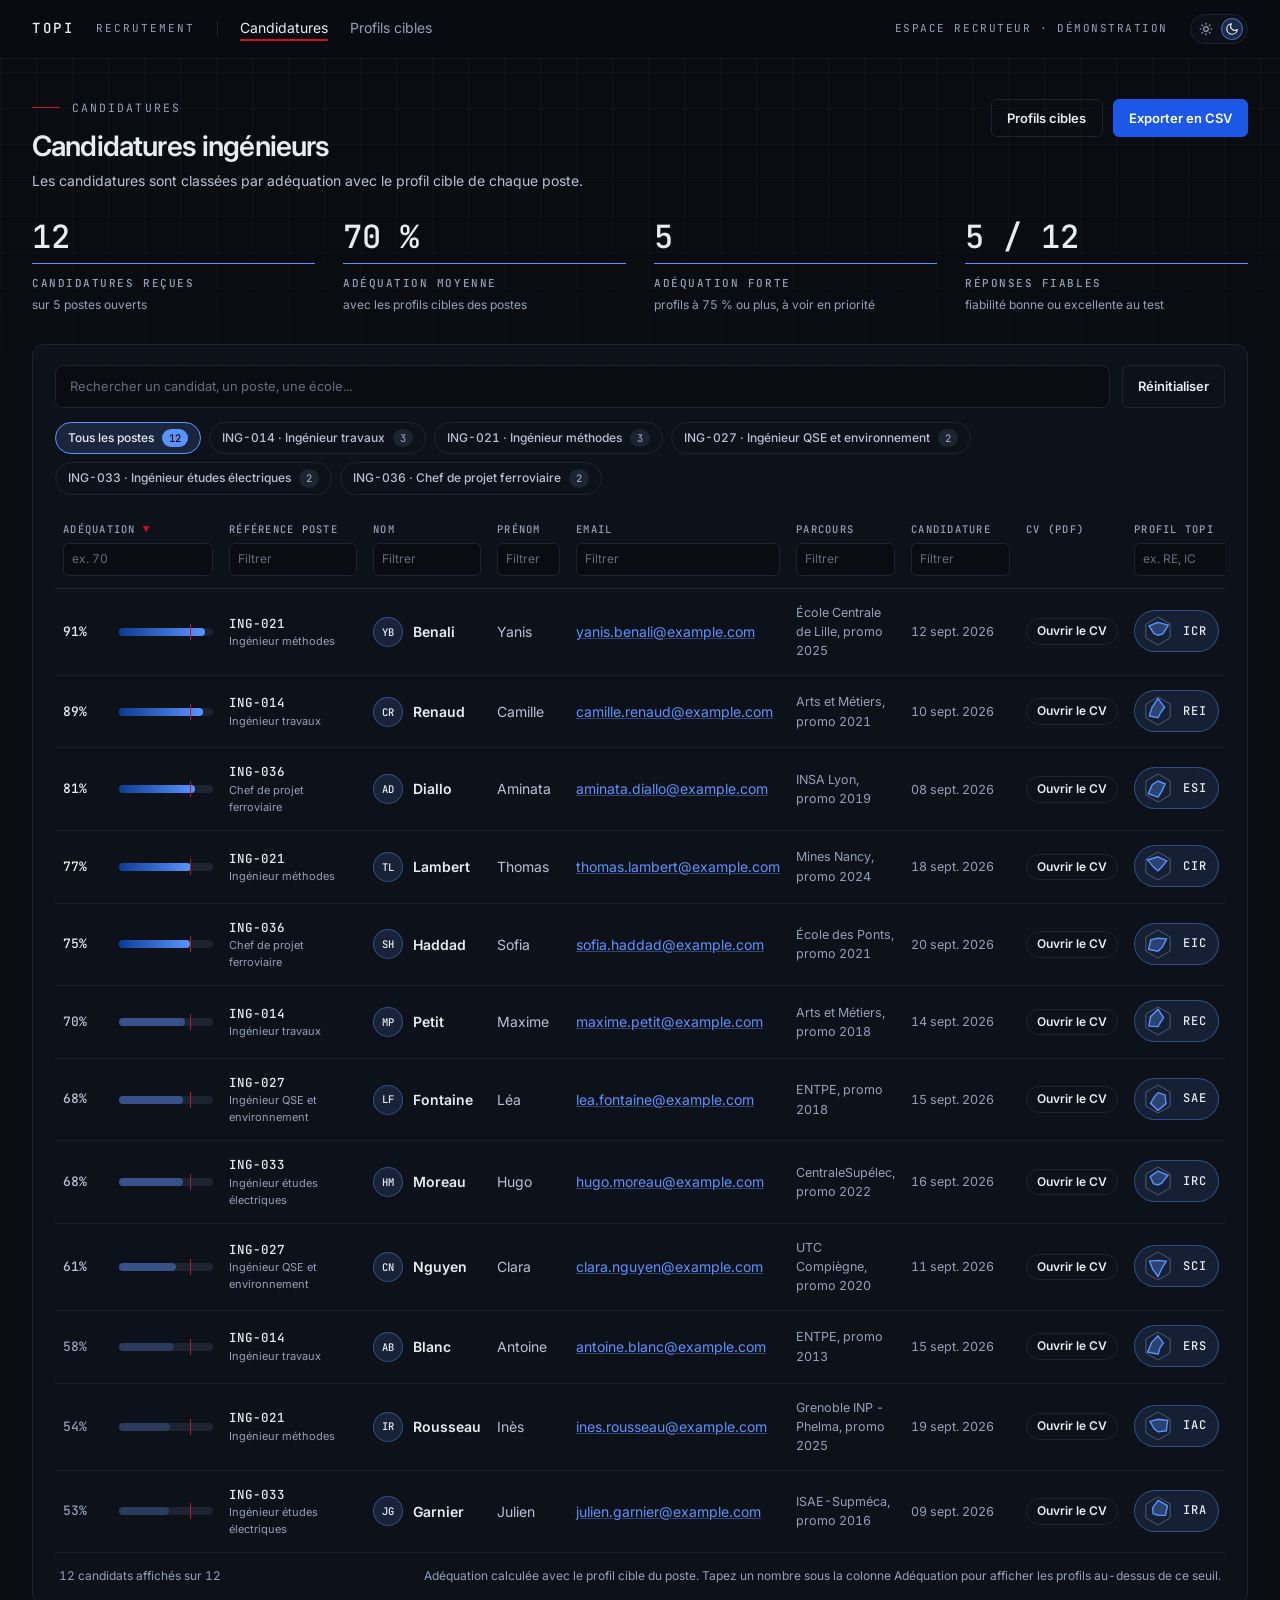
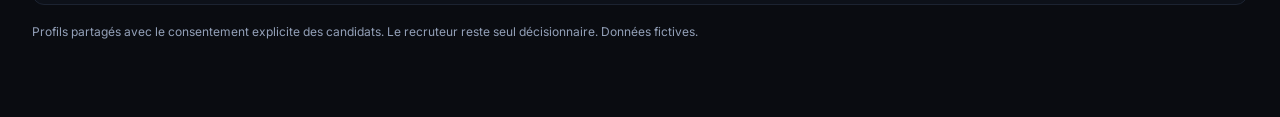
<file: index.html>
<!doctype html>
<html lang="fr">
<head>
<meta charset="utf-8">
<meta name="viewport" content="width=device-width, initial-scale=1">
<meta name="robots" content="noindex, nofollow">
<title>Candidatures ingénieurs · TOPI Recrutement</title>
<link href="https://fonts.googleapis.com/css2?family=Inter:wght@400;500;600;700&family=JetBrains+Mono:wght@400;500&display=swap" rel="stylesheet">
<link rel="icon" href="favicon-32x32.png" sizes="32x32" type="image/png">
<link rel="icon" href="favicon-192x192.png" sizes="192x192" type="image/png">
<script>(function(){var k="topi-demo-theme",q=new URLSearchParams(location.search).get("theme"),t=null;try{if(q==="light"||q==="dark")localStorage.setItem(k,q);t=localStorage.getItem(k);}catch(e){}if(q==="light"||q==="dark")t=q;if(t==="light")document.documentElement.setAttribute("data-theme","light");})();</script>
<link rel="stylesheet" href="style.css?v=20261014c">
</head>
<body>
<header class="topbar">
  <a class="logo" href="index.html">TOPI</a>
  <span class="prod">Recrutement</span>
  <span class="sep"></span>
  <nav><a href="index.html" class="on">Candidatures</a><a href="cibles.html">Profils cibles</a></nav>
  <div class="right">Espace recruteur · démonstration</div>
  <button class="theme-toggle" type="button" role="switch" aria-checked="false" aria-label="Thème sombre activé. Passer au thème clair" title="Thème sombre activé. Passer au thème clair"><span class="tt-knob"></span><span class="tt-ic tt-sun"><svg viewBox="0 0 24 24" width="14" height="14" fill="none" stroke="currentColor" stroke-width="2" stroke-linecap="round" aria-hidden="true"><circle cx="12" cy="12" r="4"/><path d="M12 2v2M12 20v2M4.9 4.9l1.4 1.4M17.7 17.7l1.4 1.4M2 12h2M20 12h2M4.9 19.1l1.4-1.4M17.7 6.3l1.4-1.4"/></svg></span><span class="tt-ic tt-moon"><svg viewBox="0 0 24 24" width="14" height="14" fill="none" stroke="currentColor" stroke-width="2" stroke-linecap="round" stroke-linejoin="round" aria-hidden="true"><path d="M21 12.8A9 9 0 1 1 11.2 3a7 7 0 0 0 9.8 9.8z"/></svg></span></button>
</header>
<main class="wide">
  <div class="pagehead">
    <div>
      <div class="eyebrow"><span class="rule"></span>Candidatures</div>
      <h1>Candidatures ingénieurs</h1>
      <p class="sub">Les candidatures sont classées par adéquation avec le profil cible de chaque poste.</p>
    </div>
    <div class="actions2">
      <a class="btn" href="cibles.html">Profils cibles</a>
      <button class="btn primary" id="export">Exporter en CSV</button>
    </div>
  </div>

  <div class="kpis" id="kpis"></div>

  <div class="card list">
    <div class="toolbar2">
      <div class="search"><input id="q" type="search" placeholder="Rechercher un candidat, un poste, une école..."></div>
      <button class="btn" id="reset">Réinitialiser</button>
    </div>
    <div class="chips2" id="postes"></div>
    <div class="tablewrap">
      <table>
        <thead>
          <tr id="heads"></tr>
          <tr class="filters" id="filters"></tr>
        </thead>
        <tbody id="rows"></tbody>
      </table>
    </div>
    <div class="empty" id="empty">Aucun candidat ne correspond aux filtres.</div>
    <div class="tfoot"><span id="count"></span><span>Adéquation calculée avec le profil cible du poste. Tapez un nombre sous la colonne Adéquation pour afficher les profils au-dessus de ce seuil.</span></div>
  </div>
  <p class="foot">Profils partagés avec le consentement explicite des candidats. Le recruteur reste seul décisionnaire. Données fictives.</p>
</main>
<script src="data.js?v=20261014c"></script>
<script src="defs.js?v=20261014c"></script>
<script src="scoring.js?v=20261014c"></script>
<script>
const fmtDate = iso => new Date(iso).toLocaleDateString("fr-FR", { day: "2-digit", month: "short", year: "numeric" });
const norm = s => String(s).toLowerCase().normalize("NFD").replace(/[̀-ͯ]/g, "");
const tri = c => Object.entries(c.riasec).sort((a, b) => b[1] - a[1]).slice(0, 3).map(e => e[0]).join("");
let ADQ = {};

function mini(c) {
  const order = ["R", "I", "A", "S", "E", "C"], cx = 17, cy = 17, R = 14;
  const pt = (i, r) => { const a = (-90 + i * 60) * Math.PI / 180; return [cx + r * Math.cos(a), cy + r * Math.sin(a)].join(","); };
  const ring = order.map((k, i) => pt(i, R)).join(" ");
  const data = order.map((k, i) => pt(i, R * c.riasec[k] / 100)).join(" ");
  return `<svg class="mini" viewBox="0 0 34 34" width="34" height="34"><polygon points="${ring}" fill="none" stroke="var(--muted)" stroke-opacity=".45"/><polygon points="${data}" fill="color-mix(in srgb, var(--accent) 30%, transparent)" stroke="var(--accent)" stroke-width="1.4"/></svg>`;
}

const COLS = [
  { key: "adq", label: "Adéquation", filter: c => ADQ[c.id].global, sort: c => ADQ[c.id].global, placeholder: "ex. 70", min: true },
  { key: "ref", label: "Référence poste", filter: c => c.ref + " " + c.poste, sort: c => c.ref },
  { key: "nom", label: "Nom", filter: c => c.nom, sort: c => c.nom },
  { key: "prenom", label: "Prénom", filter: c => c.prenom, sort: c => c.prenom },
  { key: "email", label: "Email", filter: c => c.email, sort: c => c.email },
  { key: "parcours", label: "Parcours", filter: c => c.parcours, sort: c => c.parcours },
  { key: "date", label: "Candidature", filter: c => fmtDate(c.candidature), sort: c => c.candidature },
  { key: "cv", label: "CV (PDF)", nofilter: true, nosort: true },
  { key: "profil", label: "Profil TOPI", filter: c => tri(c), sort: c => tri(c), placeholder: "ex. RE, IC" }
];

let sortKey = "adq", sortDir = -1, poste = "", q = "";
const filters = {};
const heads = document.getElementById("heads"), fil = document.getElementById("filters");

COLS.forEach(col => {
  const th = document.createElement("th");
  th.dataset.key = col.key;
  th.innerHTML = col.label + ' <span class="arrow"></span>';
  if (!col.nosort) {
    th.className = "sortable";
    th.onclick = () => { sortDir = sortKey === col.key ? -sortDir : (col.key === "adq" ? -1 : 1); sortKey = col.key; render(); };
  }
  heads.appendChild(th);
  const td = document.createElement("td");
  if (!col.nofilter) {
    const inp = document.createElement("input");
    inp.placeholder = col.placeholder || "Filtrer";
    inp.oninput = () => { filters[col.key] = norm(inp.value); render(); };
    td.appendChild(inp);
  }
  fil.appendChild(td);
});

document.getElementById("q").oninput = e => { q = norm(e.target.value); render(); };
document.getElementById("reset").onclick = () => {
  Object.keys(filters).forEach(k => delete filters[k]);
  fil.querySelectorAll("input").forEach(i => i.value = "");
  document.getElementById("q").value = ""; q = ""; poste = "";
  sortKey = "adq"; sortDir = -1; render();
};

const postes = [...new Map(CANDIDATS.map(c => [c.ref, c.poste])).entries()].sort();

function renderChips() {
  const el = document.getElementById("postes");
  const n = ref => CANDIDATS.filter(c => !ref || c.ref === ref).length;
  el.innerHTML = [["", "Tous les postes"], ...postes.map(([r, t]) => [r, r + " · " + t])].map(([r, t]) =>
    `<button class="chip2 ${poste === r ? "on" : ""}" data-ref="${r}">${t}<b>${n(r)}</b></button>`).join("");
  el.querySelectorAll("button").forEach(b => b.onclick = () => { poste = b.dataset.ref; render(); });
}

function renderKpis() {
  const vals = CANDIDATS.map(c => ADQ[c.id].global);
  const moy = Math.round(vals.reduce((s, v) => s + v, 0) / vals.length);
  const forts = vals.filter(v => v >= 75).length;
  const fiables = CANDIDATS.filter(c => ["Excellent", "Bon"].includes(c.validite.niveau)).length;
  const items = [
    ["Candidatures reçues", CANDIDATS.length, "sur " + postes.length + " postes ouverts"],
    ["Adéquation moyenne", moy + " %", "avec les profils cibles des postes"],
    ["Adéquation forte", forts, "profils à 75 % ou plus, à voir en priorité"],
    ["Réponses fiables", fiables + " / " + CANDIDATS.length, "fiabilité bonne ou excellente au test"]
  ];
  document.getElementById("kpis").innerHTML = items.map(([t, v, s]) => `<div class="kpi"><div class="kv">${v}</div><div class="kt">${t}</div><div class="ks">${s}</div></div>`).join("");
}

function render() {
  ADQ = Object.fromEntries(CANDIDATS.map(c => [c.id, adqCandidat(c)]));
  let list = CANDIDATS.filter(c => (!poste || c.ref === poste)
    && (!q || norm([c.prenom, c.nom, c.email, c.ref, c.poste, c.parcours].join(" ")).includes(q))
    && COLS.every(col => {
      const f = filters[col.key];
      if (!f) return true;
      if (col.min) { const n = parseFloat(f); return isNaN(n) ? true : col.filter(c) >= n; }
      return norm(col.filter(c)).includes(f);
    }));
  const col = COLS.find(x => x.key === sortKey);
  list = list.slice().sort((a, b) => {
    const x = col.sort(a), y = col.sort(b);
    return (typeof x === "number" ? x - y : String(x).localeCompare(String(y), "fr")) * sortDir;
  });
  heads.querySelectorAll("th").forEach(th => {
    th.querySelector(".arrow").textContent = th.dataset.key === sortKey ? (sortDir === 1 ? "▲" : "▼") : "";
  });
  document.getElementById("rows").innerHTML = list.map(c => {
    const i = CANDIDATS.indexOf(c), a = ADQ[c.id].global;
    const cvUrl = "cv.html?f=" + encodeURIComponent(c.cv) + "&n=" + encodeURIComponent(c.prenom + " " + c.nom);
    return `<tr>
      <td><div class="adq ${niveauAdq(a)}"><b>${a}%</b><span class="abar"><i style="width:${a}%"></i></span></div></td>
      <td class="ref">${c.ref}<small>${c.poste}</small></td>
      <td><div class="who"><span class="av">${c.prenom[0]}${c.nom[0]}</span>${c.nom}</div></td>
      <td>${c.prenom}</td>
      <td><a href="mailto:${c.email}">${c.email}</a></td>
      <td class="muted">${c.parcours}</td>
      <td class="muted nowrap">${fmtDate(c.candidature)}</td>
      <td><a class="pill cv" href="${cvUrl}" target="_blank" rel="noopener">Ouvrir le CV</a></td>
      <td><a class="pill topi" href="profil.html?id=${c.id}" target="_blank" rel="noopener">${mini(c)}<span>${tri(c)}</span></a></td>
    </tr>`;
  }).join("");
  document.getElementById("count").textContent = list.length + " candidat" + (list.length > 1 ? "s" : "") + " affiché" + (list.length > 1 ? "s" : "") + " sur " + CANDIDATS.length;
  document.getElementById("empty").style.display = list.length ? "none" : "block";
  renderChips(); renderKpis();
}

document.getElementById("export").onclick = () => {
  const head = ["Adéquation (%)", "Référence poste", "Poste", "Nom", "Prénom", "Email", "Parcours", "Candidature", "Profil RIASEC", "CV"];
  const rows = CANDIDATS.slice().sort((a, b) => ADQ[b.id].global - ADQ[a.id].global).map(c => [ADQ[c.id].global, c.ref, c.poste, c.nom, c.prenom, c.email, c.parcours, c.candidature, tri(c), c.cv]);
  const csv = [head, ...rows].map(r => r.map(v => '"' + String(v).replace(/"/g, '""') + '"').join(";")).join("\r\n");
  const a = document.createElement("a");
  a.href = URL.createObjectURL(new Blob(["﻿" + csv], { type: "text/csv;charset=utf-8" }));
  a.download = "candidatures-ingenieurs.csv"; a.click();
};

render();
</script>
<script src="theme.js?v=20261014c"></script>
</body>
</html>
</file>
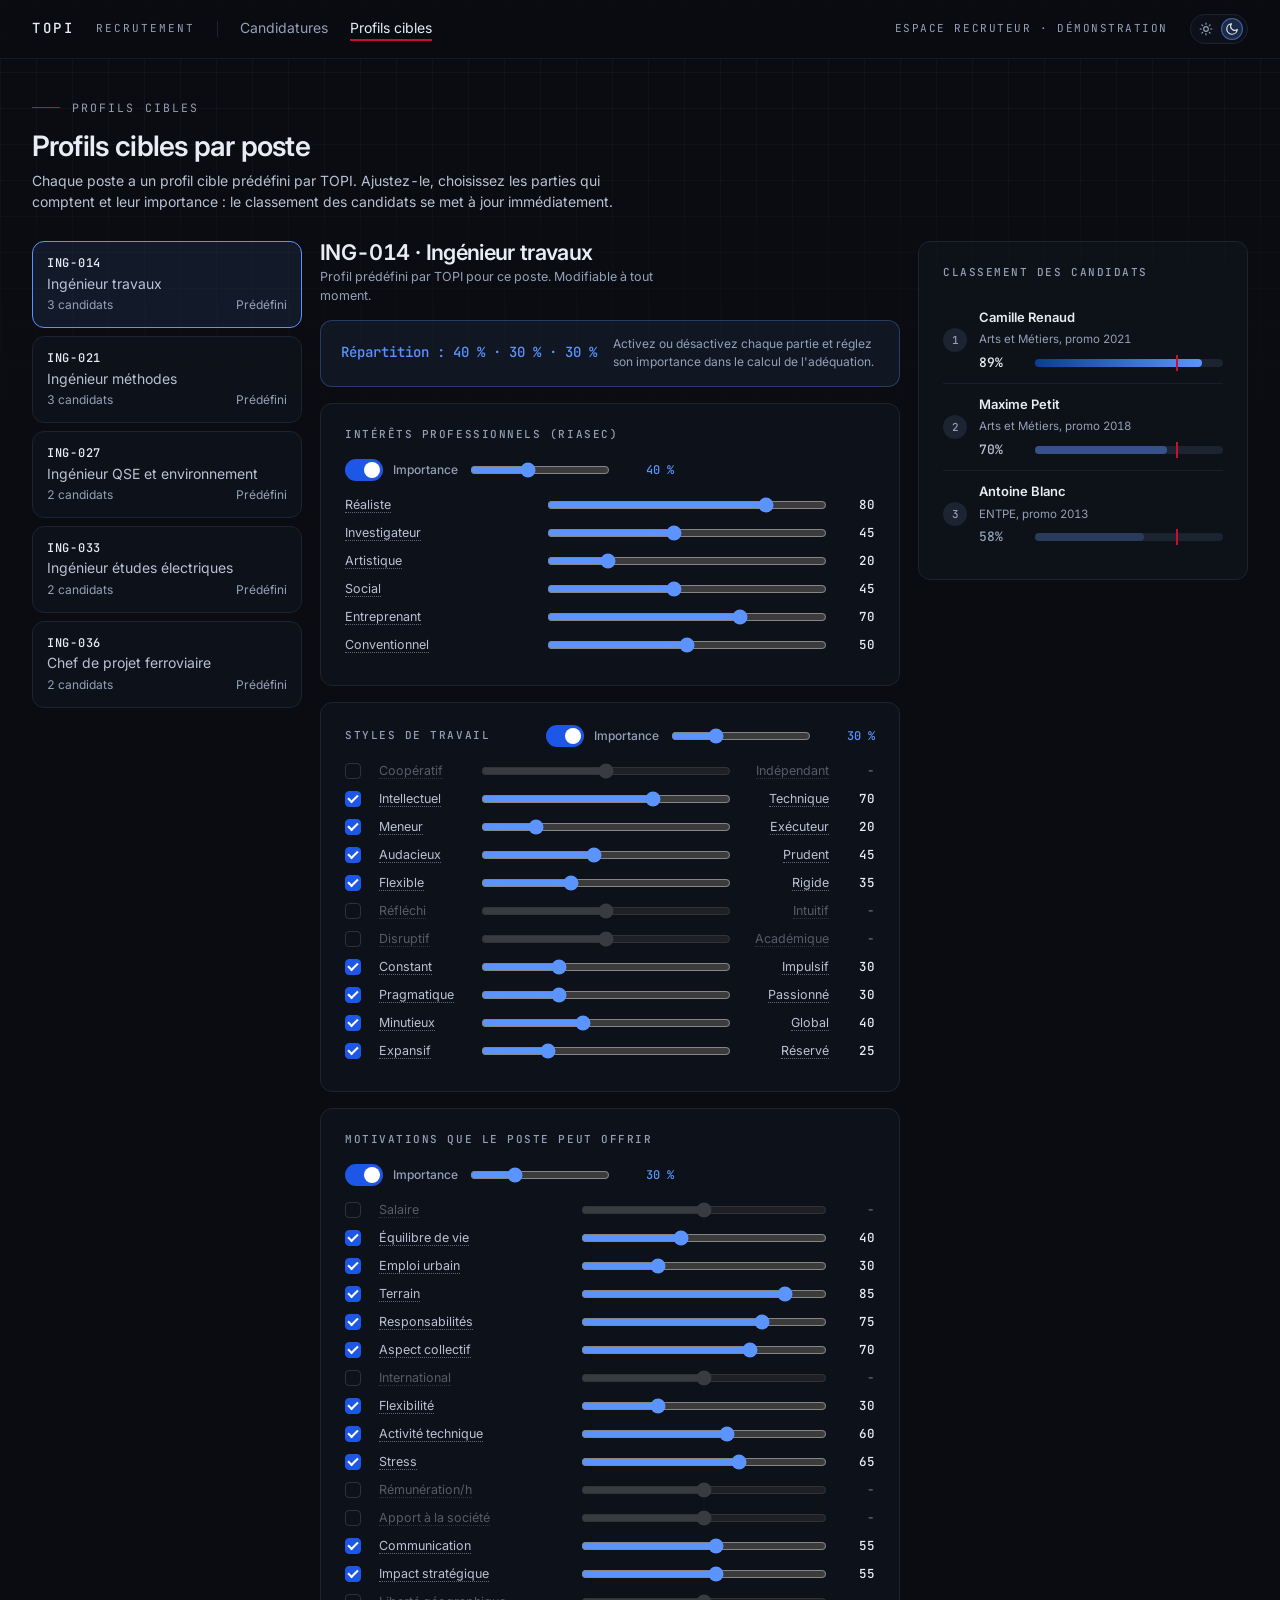
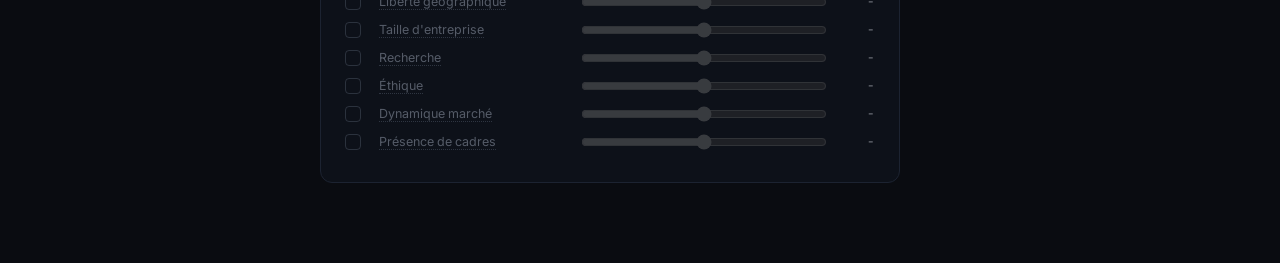
<file: cibles.html>
<!doctype html>
<html lang="fr">
<head>
<meta charset="utf-8">
<meta name="viewport" content="width=device-width, initial-scale=1">
<meta name="robots" content="noindex, nofollow">
<title>Profils cibles · TOPI Recrutement</title>
<link href="https://fonts.googleapis.com/css2?family=Inter:wght@400;500;600;700&family=JetBrains+Mono:wght@400;500&display=swap" rel="stylesheet">
<link rel="icon" href="favicon-32x32.png" sizes="32x32" type="image/png">
<link rel="icon" href="favicon-192x192.png" sizes="192x192" type="image/png">
<script>(function(){var k="topi-demo-theme",q=new URLSearchParams(location.search).get("theme"),t=null;try{if(q==="light"||q==="dark")localStorage.setItem(k,q);t=localStorage.getItem(k);}catch(e){}if(q==="light"||q==="dark")t=q;if(t==="light")document.documentElement.setAttribute("data-theme","light");})();</script>
<link rel="stylesheet" href="style.css?v=20261014c">
</head>
<body>
<header class="topbar">
  <a class="logo" href="index.html">TOPI</a>
  <span class="prod">Recrutement</span>
  <span class="sep"></span>
  <nav><a href="index.html">Candidatures</a><a href="cibles.html" class="on">Profils cibles</a></nav>
  <div class="right">Espace recruteur · démonstration</div>
  <button class="theme-toggle" type="button" role="switch" aria-checked="false" aria-label="Thème sombre activé. Passer au thème clair" title="Thème sombre activé. Passer au thème clair"><span class="tt-knob"></span><span class="tt-ic tt-sun"><svg viewBox="0 0 24 24" width="14" height="14" fill="none" stroke="currentColor" stroke-width="2" stroke-linecap="round" aria-hidden="true"><circle cx="12" cy="12" r="4"/><path d="M12 2v2M12 20v2M4.9 4.9l1.4 1.4M17.7 17.7l1.4 1.4M2 12h2M20 12h2M4.9 19.1l1.4-1.4M17.7 6.3l1.4-1.4"/></svg></span><span class="tt-ic tt-moon"><svg viewBox="0 0 24 24" width="14" height="14" fill="none" stroke="currentColor" stroke-width="2" stroke-linecap="round" stroke-linejoin="round" aria-hidden="true"><path d="M21 12.8A9 9 0 1 1 11.2 3a7 7 0 0 0 9.8 9.8z"/></svg></span></button>
</header>
<main class="wide">
  <div class="pagehead">
    <div>
      <div class="eyebrow"><span class="rule"></span>Profils cibles</div>
      <h1>Profils cibles par poste</h1>
      <p class="sub">Chaque poste a un profil cible prédéfini par TOPI. Ajustez-le, choisissez les parties qui comptent et leur importance : le classement des candidats se met à jour immédiatement.</p>
    </div>
  </div>
  <div class="editor">
    <div class="plist" id="plist"></div>
    <div id="editor"></div>
    <div class="card rank" id="rank"></div>
  </div>
</main>
<div id="tooltip" class="tooltip" role="tooltip"></div>
<script src="data.js?v=20261014c"></script>
<script src="defs.js?v=20261014c"></script>
<script src="scoring.js?v=20261014c"></script>
<script>
const params = new URLSearchParams(location.search);
const refs = Object.keys(CIBLES_DEFAUT);
const titres = Object.fromEntries(CANDIDATS.map(c => [c.ref, c.poste]));
let ref = refs.includes(params.get("ref")) ? params.get("ref") : refs[0];
let cible = getCible(ref);

const esc = s => s.replace(/&/g, "&amp;").replace(/"/g, "&quot;").replace(/</g, "&lt;");
const tip = (kind, key, inner) => `<span class="tip" data-kind="${kind}" data-key="${esc(key)}">${inner}</span>`;
const SECTIONS = [
  { k: "riasec", titre: "Intérêts professionnels (RIASEC)", sec: "sec-r" },
  { k: "axes", titre: "Styles de travail", sec: "sec-a" },
  { k: "crit", titre: "Motivations que le poste peut offrir", sec: "sec-c" }
];

const commit = () => { saveCible(ref, cible); renderList(); renderHead(); renderRank(); };

function renderList() {
  document.getElementById("plist").innerHTML = refs.map(r => {
    const n = CANDIDATS.filter(c => c.ref === r).length;
    return `<button data-ref="${r}" class="${r === ref ? "on" : ""}"><b>${r}</b>${titres[r]}<small><span>${n} candidat${n > 1 ? "s" : ""}</span>${isModified(r) ? '<span class="mod">Modifié</span>' : "<span>Prédéfini</span>"}</small></button>`;
  }).join("");
  document.querySelectorAll("#plist button").forEach(b => b.onclick = () => { ref = b.dataset.ref; cible = getCible(ref); history.replaceState(null, "", "?ref=" + ref); renderAll(); });
}

function renderHead() {
  const h = document.getElementById("edhead");
  if (!h) return;
  h.querySelector("button").style.visibility = isModified(ref) ? "visible" : "hidden";
  h.querySelector("p").textContent = isModified(ref) ? "Profil modifié par vous. Vous pouvez revenir au profil prédéfini par TOPI." : "Profil prédéfini par TOPI pour ce poste. Modifiable à tout moment.";
}

// ---- pondération des 3 parties ----
function refreshWeights() {
  const eff = poidsEffectifs(cible), nbActifs = SECTIONS.filter(s => cible.actifs[s.k]).length;
  SECTIONS.forEach(s => {
    const w = document.querySelector(`.wctl[data-k="${s.k}"]`), on = cible.actifs[s.k];
    w.querySelector('input[type=checkbox]').checked = on;
    const rg = w.querySelector("input[type=range]");
    rg.value = eff[s.k]; rg.disabled = !on || nbActifs === 1;
    w.querySelector("b").textContent = on ? eff[s.k] + " %" : "Exclu";
    w.classList.toggle("off", !on);
    document.getElementById(s.sec).parentElement.classList.toggle("secoff", !on);
  });
  const t = document.getElementById("wsum");
  if (t) t.textContent = nbActifs === 1 ? "Une seule partie est comptée : elle pèse 100 %." : "Répartition : " + SECTIONS.filter(s => cible.actifs[s.k]).map(s => eff[s.k] + " %").join(" · ");
}

function bindWeights() {
  SECTIONS.forEach(s => {
    const w = document.querySelector(`.wctl[data-k="${s.k}"]`);
    w.querySelector('input[type=checkbox]').onchange = ev => {
      if (!ev.target.checked && SECTIONS.filter(x => cible.actifs[x.k]).length === 1) { ev.target.checked = true; return; }
      cible.actifs[s.k] = ev.target.checked; refreshWeights(); commit();
    };
    w.querySelector("input[type=range]").oninput = ev => {
      const v = +ev.target.value, others = SECTIONS.filter(x => x.k !== s.k && cible.actifs[x.k]);
      if (!others.length) return;
      const raw = others.reduce((a, x) => a + cible.poids[x.k], 0);
      cible.poids[s.k] = v;
      others.forEach(x => cible.poids[x.k] = Math.max(0, Math.round(raw ? (100 - v) * cible.poids[x.k] / raw : (100 - v) / others.length)));
      refreshWeights(); commit();
    };
  });
  refreshWeights();
}

function wctl(s) {
  return `<div class="sechead"><h2>${s.titre}</h2><div class="wctl" data-k="${s.k}"><label class="sw" title="Compter cette partie dans l'adéquation"><input type="checkbox"><span></span></label><span class="wl">Importance</span><input type="range" min="0" max="100"><b></b></div></div>`;
}

function buildEditor() {
  const el = document.getElementById("editor");
  el.innerHTML = `
    <div class="edhead" id="edhead"><div><h1>${ref} · ${titres[ref]}</h1><p></p></div><button class="btn" id="restore">Restaurer le profil prédéfini</button></div>
    <div class="card wsumcard"><span id="wsum"></span><span class="hint2">Activez ou désactivez chaque partie et réglez son importance dans le calcul de l'adéquation.</span></div>
    <div class="card edcard">${wctl(SECTIONS[0])}<div id="sec-r"></div></div>
    <div class="card edcard">${wctl(SECTIONS[1])}<div id="sec-a"></div></div>
    <div class="card edcard">${wctl(SECTIONS[2])}<div id="sec-c"></div></div>`;
  document.getElementById("restore").onclick = () => { resetCible(ref); cible = getCible(ref); buildEditor(); commit(); };

  const sr = document.getElementById("sec-r");
  RIA_ORDER.forEach(k => {
    const row = document.createElement("div"); row.className = "slrow nocheck";
    row.innerHTML = `<span>${tip("riasec", k, RIASEC_LABELS[k])}</span><input type="range" min="0" max="100" value="${cible.riasec[k]}"><span class="v">${cible.riasec[k]}</span>`;
    const inp = row.querySelector("input"), v = row.querySelector(".v");
    inp.oninput = () => { cible.riasec[k] = +inp.value; v.textContent = inp.value; commit(); };
    sr.appendChild(row);
  });

  const sa = document.getElementById("sec-a");
  AXES.forEach((pair, i) => {
    const on = cible.axes[i] != null, val = on ? cible.axes[i] : 50;
    const row = document.createElement("div"); row.className = "slrow ax" + (on ? "" : " off");
    row.innerHTML = `<input type="checkbox" ${on ? "checked" : ""} title="Compter ce critère"><span>${tip("style", pair[0], pair[0])}</span><input type="range" min="0" max="100" value="${val}" ${on ? "" : "disabled"}><span class="rt">${tip("style", pair[1], pair[1])}</span><span class="v">${on ? val : "-"}</span>`;
    const [cb, , rg, , v] = [...row.children];
    cb.onchange = () => { if (cb.checked) { cible.axes[i] = +rg.value; rg.disabled = false; row.classList.remove("off"); v.textContent = rg.value; } else { delete cible.axes[i]; rg.disabled = true; row.classList.add("off"); v.textContent = "-"; } commit(); };
    rg.oninput = () => { cible.axes[i] = +rg.value; v.textContent = rg.value; commit(); };
    sa.appendChild(row);
  });

  const sc = document.getElementById("sec-c");
  CRITERES.forEach(k => {
    const on = cible.crit[k] != null, val = on ? cible.crit[k] : 50;
    const row = document.createElement("div"); row.className = "slrow" + (on ? "" : " off");
    row.innerHTML = `<input type="checkbox" ${on ? "checked" : ""} title="Compter ce critère"><span>${tip("critere", k, k)}</span><input type="range" min="0" max="100" value="${val}" ${on ? "" : "disabled"}><span class="v">${on ? val : "-"}</span>`;
    const [cb, , rg, v] = [...row.children];
    cb.onchange = () => { if (cb.checked) { cible.crit[k] = +rg.value; rg.disabled = false; row.classList.remove("off"); v.textContent = rg.value; } else { delete cible.crit[k]; rg.disabled = true; row.classList.add("off"); v.textContent = "-"; } commit(); };
    rg.oninput = () => { cible.crit[k] = +rg.value; v.textContent = rg.value; commit(); };
    sc.appendChild(row);
  });
  bindWeights();
  renderHead();
}

function renderRank() {
  const list = CANDIDATS.filter(c => c.ref === ref).map(c => ({ c, a: adequation(c, cible) })).sort((x, y) => y.a.global - x.a.global);
  document.getElementById("rank").innerHTML = `<h2>Classement des candidats</h2>` + list.map((r, i) => `
    <div class="rrow"><span class="n">${i + 1}</span><div><a href="profil.html?id=${r.c.id}" target="_blank" rel="noopener">${r.c.prenom} ${r.c.nom}</a><small>${r.c.parcours}</small>
    <div class="adq ${niveauAdq(r.a.global)}"><b>${r.a.global}%</b><span class="abar"><i style="width:${r.a.global}%"></i></span></div></div></div>`).join("");
}

function renderAll() { renderList(); buildEditor(); renderRank(); }
renderAll();

// ---- définitions au survol (identique aux profils candidats) ----
const tt = document.getElementById("tooltip");
function content(el) {
  const kind = el.dataset.kind, key = el.dataset.key;
  if (kind === "riasec") return [RIASEC_LABELS[key], DEF_RIASEC[key]];
  if (kind === "critere") return [key, DEF_CRITERES[key]];
  const i = AXES.findIndex(p => p.includes(key));
  return [key + " (" + DIMENSIONS[i] + ")", DEF_STYLES[key]];
}
function place(e) {
  const pad = 14, w = tt.offsetWidth, h = tt.offsetHeight;
  let x = e.clientX + pad, y = e.clientY + pad;
  if (x + w > innerWidth - 8) x = e.clientX - w - pad;
  if (y + h > innerHeight - 8) y = e.clientY - h - pad;
  tt.style.left = Math.max(8, x) + "px"; tt.style.top = Math.max(8, y) + "px";
}
document.addEventListener("mouseover", e => {
  const el = e.target.closest(".tip");
  if (!el) return;
  const [title, text] = content(el);
  tt.innerHTML = `<b>${title}</b><span>${text}</span>`;
  tt.style.display = "block"; place(e);
});
document.addEventListener("mousemove", e => { if (tt.style.display === "block") place(e); });
document.addEventListener("mouseout", e => { if (e.target.closest(".tip")) tt.style.display = "none"; });
</script>
<script src="theme.js?v=20261014c"></script>
</body>
</html>
</file>
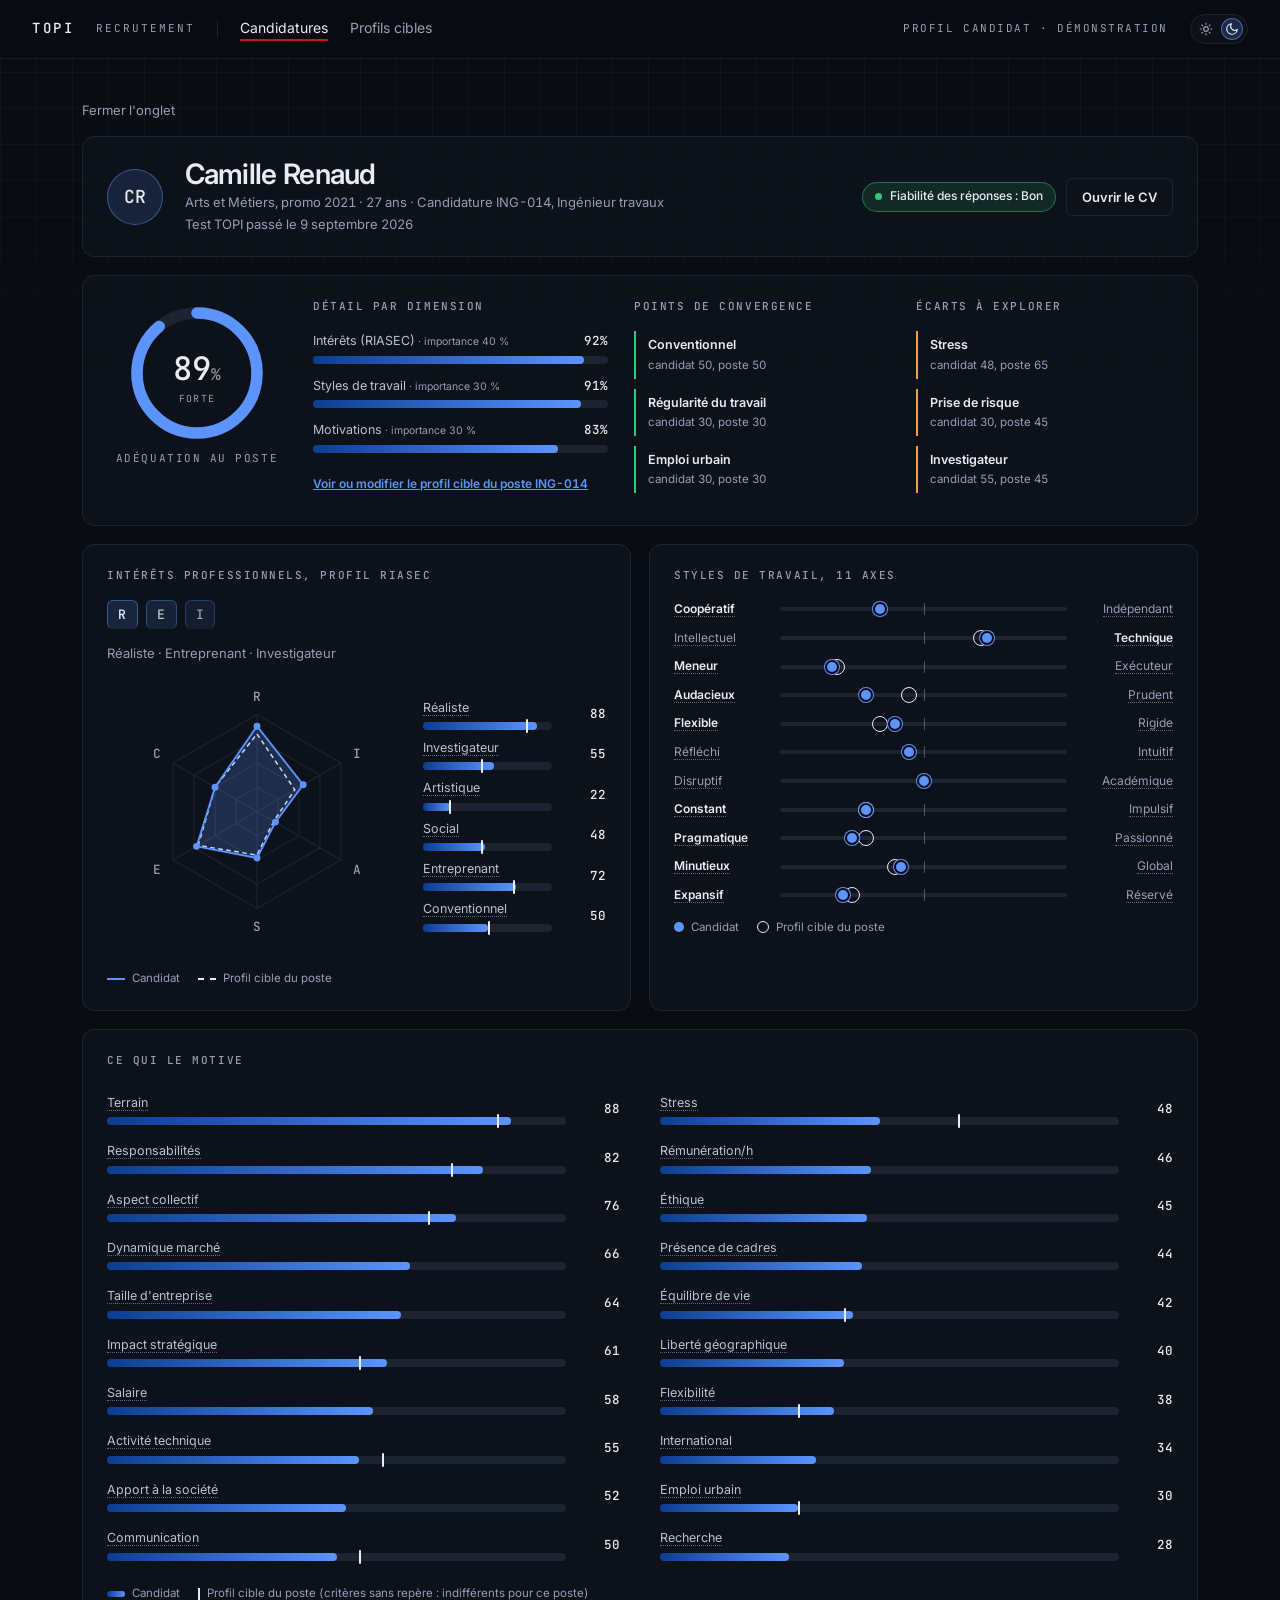
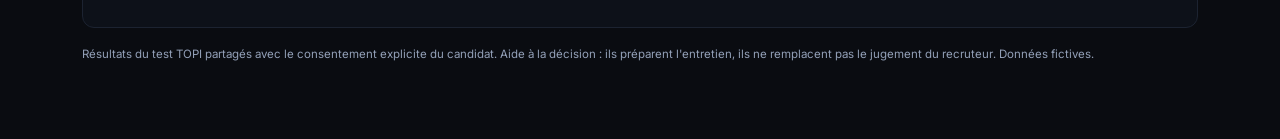
<file: profil.html>
<!doctype html>
<html lang="fr">
<head>
<meta charset="utf-8">
<meta name="viewport" content="width=device-width, initial-scale=1">
<meta name="robots" content="noindex, nofollow">
<title>Profil TOPI</title>
<link href="https://fonts.googleapis.com/css2?family=Inter:wght@400;500;600;700&family=JetBrains+Mono:wght@400;500&display=swap" rel="stylesheet">
<link rel="icon" href="favicon-32x32.png" sizes="32x32" type="image/png">
<link rel="icon" href="favicon-192x192.png" sizes="192x192" type="image/png">
<script>(function(){var k="topi-demo-theme",q=new URLSearchParams(location.search).get("theme"),t=null;try{if(q==="light"||q==="dark")localStorage.setItem(k,q);t=localStorage.getItem(k);}catch(e){}if(q==="light"||q==="dark")t=q;if(t==="light")document.documentElement.setAttribute("data-theme","light");})();</script>
<link rel="stylesheet" href="style.css?v=20261014c">
</head>
<body>
<header class="topbar">
  <a class="logo" href="index.html">TOPI</a>
  <span class="prod">Recrutement</span>
  <span class="sep"></span>
  <nav><a href="index.html" class="on">Candidatures</a><a href="cibles.html">Profils cibles</a></nav>
  <div class="right">Profil candidat · démonstration</div>
  <button class="theme-toggle" type="button" role="switch" aria-checked="false" aria-label="Thème sombre activé. Passer au thème clair" title="Thème sombre activé. Passer au thème clair"><span class="tt-knob"></span><span class="tt-ic tt-sun"><svg viewBox="0 0 24 24" width="14" height="14" fill="none" stroke="currentColor" stroke-width="2" stroke-linecap="round" aria-hidden="true"><circle cx="12" cy="12" r="4"/><path d="M12 2v2M12 20v2M4.9 4.9l1.4 1.4M17.7 17.7l1.4 1.4M2 12h2M20 12h2M4.9 19.1l1.4-1.4M17.7 6.3l1.4-1.4"/></svg></span><span class="tt-ic tt-moon"><svg viewBox="0 0 24 24" width="14" height="14" fill="none" stroke="currentColor" stroke-width="2" stroke-linecap="round" stroke-linejoin="round" aria-hidden="true"><path d="M21 12.8A9 9 0 1 1 11.2 3a7 7 0 0 0 9.8 9.8z"/></svg></span></button>
</header>
<main id="app"></main>
<div id="tooltip" class="tooltip" role="tooltip"></div>
<script src="data.js?v=20261014c"></script>
<script src="defs.js?v=20261014c"></script>
<script src="scoring.js?v=20261014c"></script>
<script>
const id = new URLSearchParams(location.search).get("id");
const c = CANDIDATS.find(x => x.id === id) || CANDIDATS[0];
document.title = "Profil TOPI - " + c.prenom + " " + c.nom;

const cible = getCible(c.ref);
const adq = adequation(c, cible);
const niv = niveauAdq(adq.global);

const top3 = Object.entries(c.riasec).sort((a, b) => b[1] - a[1]).slice(0, 3);
const dateFr = new Date(c.date_passage).toLocaleDateString("fr-FR", { day: "numeric", month: "long", year: "numeric" });

const relKey = { "Excellent": "excellent", "Bon": "bon", "Convenable": "convenable", "Mauvais": "mauvais" }[c.validite.niveau] || "convenable";
const cvUrl = "cv.html?f=" + encodeURIComponent(c.cv) + "&n=" + encodeURIComponent(c.prenom + " " + c.nom);
const esc = s => s.replace(/&/g, "&amp;").replace(/"/g, "&quot;").replace(/</g, "&lt;");
const tip = (kind, key, inner, cls = "") => `<span class="tip ${cls}" data-kind="${kind}" data-key="${esc(key)}">${inner}</span>`;

function gauge(p) {
  const r = 52, C = 2 * Math.PI * r;
  return `<svg viewBox="0 0 130 130" width="150" height="150" class="gauge ${niveauAdq(p)}"><circle cx="65" cy="65" r="${r}" fill="none" stroke="var(--line)" stroke-width="10"/><circle cx="65" cy="65" r="${r}" fill="none" stroke="currentColor" stroke-width="10" stroke-linecap="round" stroke-dasharray="${C * p / 100} ${C}" transform="rotate(-90 65 65)"/><text class="num" x="65" y="71" text-anchor="middle" font-size="28" font-weight="500">${p}<tspan font-size="14" opacity=".6">%</tspan></text><text class="cap" x="65" y="90" text-anchor="middle" font-size="8.5">${libelleAdq(p).toUpperCase()}</text></svg>`;
}

function radar() {
  const cx = 130, cy = 120, R = 84, order = RIA_ORDER;
  const ang = i => (-90 + i * 60) * Math.PI / 180;
  const pt = (i, r) => [cx + r * Math.cos(ang(i)), cy + r * Math.sin(ang(i))];
  const poly = f => order.map((k, i) => pt(i, R * f).join(",")).join(" ");
  const data = order.map((k, i) => pt(i, R * c.riasec[k] / 100).join(",")).join(" ");
  const tgt = order.map((k, i) => pt(i, R * cible.riasec[k] / 100).join(",")).join(" ");
  let s = `<svg viewBox="0 0 260 240" width="100%" style="max-width:300px">`;
  [0.25, 0.5, 0.75, 1].forEach(f => s += `<polygon points="${poly(f)}" fill="none" stroke="var(--line)" stroke-width="1"/>`);
  order.forEach((k, i) => { const p = pt(i, R); s += `<line x1="${cx}" y1="${cy}" x2="${p[0]}" y2="${p[1]}" stroke="var(--line)"/>`; });
  s += `<polygon points="${tgt}" fill="none" stroke="var(--ink)" stroke-width="1.3" stroke-dasharray="4 3"/>`;
  s += `<polygon points="${data}" fill="color-mix(in srgb, var(--accent) 22%, transparent)" stroke="var(--accent)" stroke-width="1.6" stroke-linejoin="round"/>`;
  order.forEach((k, i) => {
    const d = pt(i, R * c.riasec[k] / 100), l = pt(i, R + 16);
    s += `<circle cx="${d[0]}" cy="${d[1]}" r="3" fill="var(--accent)"/>`;
    s += `<g class="tip" data-kind="riasec" data-key="${k}" style="cursor:help"><circle cx="${l[0]}" cy="${l[1]}" r="12" fill="transparent"/><text x="${l[0]}" y="${l[1] + 4}" text-anchor="middle" font-size="11" font-weight="500" fill="var(--muted)" style="font-family:var(--font-mono)">${k}</text></g>`;
  });
  return s + "</svg>";
}

const bar = (labelHtml, v, target) => `<div class="bar"><div><div class="lbl"><span>${labelHtml}</span></div><div class="track"><div class="fill" style="width:${v}%"></div>${target != null ? `<div class="tick" style="left:${target}%" title="Profil cible : ${target}"></div>` : ""}</div></div><div class="val">${v}</div></div>`;

const axes = AXES.map((pair, i) => {
  const s = c.axes[i], t = cible.axes[i];
  return `<div class="axis"><div class="${s < 45 ? "on" : ""}">${tip("style", pair[0], pair[0], i.toString())}</div><div class="line">${t != null ? `<div class="tgt" style="left:${t}%" title="Profil cible : ${t}"></div>` : ""}<div class="dot" style="left:${s}%"></div></div><div class="r ${s > 55 ? "on" : ""}">${tip("style", pair[1], pair[1], i.toString())}</div></div>`;
}).join("");

const subBar = (label, v, w) => v == null ? `<div class="sub off"><div class="sl"><span>${label}</span><b>Non comptée</b></div></div>` : `<div class="sub"><div class="sl"><span>${label} <small>· importance ${w} %</small></span><b>${v}%</b></div><div class="track"><div class="fill ad-${niveauAdq(v)}" style="width:${v}%"></div></div></div>`;
const fmtItem = it => it.kind === "axes" && it.cw !== it.tw
  ? `<b>${it.label}</b><small>candidat : ${it.cw}, poste : ${it.tw}</small>`
  : `<b>${it.label}</b><small>candidat ${it.cand}, poste ${it.target}</small>`;

document.getElementById("app").innerHTML = `
  <a class="back" href="javascript:window.close()">Fermer l'onglet</a>
  <div class="card head">
    <div class="avatar">${c.prenom[0]}${c.nom[0]}</div>
    <div>
      <h1>${c.prenom} ${c.nom}</h1>
      <div class="meta">${c.parcours} · ${c.age} ans · Candidature ${c.ref}, ${c.poste}</div>
      <div class="meta">Test TOPI passé le ${dateFr}</div>
    </div>
    <div class="actions">
      <span class="rel rel-${relKey}" title="Indice d'incohérence : ${c.validite.incoherence}"><i></i>Fiabilité des réponses : ${c.validite.niveau}</span>
      <a class="btn" href="${cvUrl}" target="_blank" rel="noopener">Ouvrir le CV</a>
    </div>
  </div>

  <div class="card adqcard">
    <div class="gcol">${gauge(adq.global)}<div class="gt">Adéquation au poste</div></div>
    <div class="scol">
      <h2>Détail par dimension</h2>
      ${subBar("Intérêts (RIASEC)", adq.scores.riasec, adq.poids.riasec)}
      ${subBar("Styles de travail", adq.scores.axes, adq.poids.axes)}
      ${subBar("Motivations", adq.scores.crit, adq.poids.crit)}
      <a class="link" href="cibles.html?ref=${c.ref}" target="_blank" rel="noopener">Voir ou modifier le profil cible du poste ${c.ref}</a>
    </div>
    <div class="ccol"><h2>Points de convergence</h2>${adq.convergences.map(it => `<div class="pt ok">${fmtItem(it)}</div>`).join("")}</div>
    <div class="ccol"><h2>Écarts à explorer</h2>${adq.ecarts.map(it => `<div class="pt ko">${fmtItem(it)}</div>`).join("")}</div>
  </div>

  <div class="grid2">
    <div class="card">
      <h2>Intérêts professionnels, profil RIASEC</h2>
      <div class="triplet">${top3.map(e => tip("riasec", e[0], e[0])).join("")}</div>
      <div class="meta" style="margin-bottom:10px">${top3.map(e => RIASEC_LABELS[e[0]]).join(" · ")}</div>
      <div style="display:grid;grid-template-columns:300px 1fr;gap:16px;align-items:center">
        <div>${radar()}</div>
        <div>${Object.keys(RIASEC_LABELS).map(k => bar(tip("riasec", k, RIASEC_LABELS[k]), c.riasec[k], cible.riasec[k])).join("")}</div>
      </div>
      <div class="legend"><span><i class="lg solid"></i>Candidat</span><span><i class="lg dashed"></i>Profil cible du poste</span></div>
    </div>
    <div class="card">
      <h2>Styles de travail, 11 axes</h2>
      ${axes}
      <div class="legend"><span><i class="lg dot"></i>Candidat</span><span><i class="lg ring"></i>Profil cible du poste</span></div>
    </div>
  </div>

  <div class="card" style="margin-top:18px">
    <h2>Ce qui le motive</h2>
    <div class="cols2">${CRITERES.map((k, i) => [k, c.attentes[i]]).sort((a, b) => b[1] - a[1]).map(e => bar(tip("critere", e[0], e[0]), e[1], cible.crit[e[0]])).join("")}</div>
    <div class="legend"><span><i class="lg bar"></i>Candidat</span><span><i class="lg tickmark"></i>Profil cible du poste (critères sans repère : indifférents pour ce poste)</span></div>
  </div>
  <p class="note">Résultats du test TOPI partagés avec le consentement explicite du candidat. Aide à la décision : ils préparent l'entretien, ils ne remplacent pas le jugement du recruteur. Données fictives.</p>
`;

const tt = document.getElementById("tooltip");
function content(el) {
  const kind = el.dataset.kind, key = el.dataset.key;
  if (kind === "riasec") return [RIASEC_LABELS[key], DEF_RIASEC[key]];
  if (kind === "critere") return [key, DEF_CRITERES[key]];
  const i = AXES.findIndex(p => p.includes(key));
  return [key + " (" + DIMENSIONS[i] + ")", DEF_STYLES[key]];
}
function place(e) {
  const pad = 14, w = tt.offsetWidth, h = tt.offsetHeight;
  let x = e.clientX + pad, y = e.clientY + pad;
  if (x + w > innerWidth - 8) x = e.clientX - w - pad;
  if (y + h > innerHeight - 8) y = e.clientY - h - pad;
  tt.style.left = Math.max(8, x) + "px"; tt.style.top = Math.max(8, y) + "px";
}
document.addEventListener("mouseover", e => {
  const el = e.target.closest(".tip");
  if (!el) return;
  const [title, text] = content(el);
  tt.innerHTML = `<b>${title}</b><span>${text}</span>`;
  tt.style.display = "block"; place(e);
});
document.addEventListener("mousemove", e => { if (tt.style.display === "block") place(e); });
document.addEventListener("mouseout", e => { if (e.target.closest(".tip")) tt.style.display = "none"; });
</script>
<script src="theme.js?v=20261014c"></script>
</body>
</html>
</file>
<file: style.css>
/*
 * Thème des démos TOPI Recrutement : mêmes jetons que le site topi-test.com
 * (graphite, filets fins, Inter, JetBrains Mono, bleu d'action, rouge signal).
 */
:root {
  --graphite: #0A0C11;
  --surface: #12161F;
  --line: #1C2331;
  --ink: #E8ECF4;
  --body: #B8C2D4;
  --muted: #93A0B8;
  --brand: #0B3D91;
  --accent: #5B94FF;
  --action: #1D57E8;
  --signal: #C8102E;
  --ok: #34C77B;
  --warn: #F0A23B;
  --bad: #EF5A5A;
  --font-sans: "Inter", system-ui, -apple-system, "Segoe UI", sans-serif;
  --font-mono: "JetBrains Mono", ui-monospace, "Cascadia Mono", Consolas, monospace;
  color-scheme: dark;
  --card: color-mix(in srgb, var(--surface) 55%, transparent);
  --card-shadow: none;
  --row-hover: color-mix(in srgb, var(--surface) 85%, transparent);
  --action-hover: var(--accent);
  --grid: rgba(255, 255, 255, .03);
  --tip-bg: #171C28;
  --tip-line: #1C2331;
  --switch-off: #2A3347;
  --shadow-lg: rgba(0, 0, 0, .55);
  --lv-mid: 42%;
  --lv-low: 22%;
  --s1: #5B94FF;
  --s2: #34C77B;
  --s3: #F0A23B;
  --rel-ex: #5B94FF;
  --rel-bon: #34C77B;
  --rel-conv: #F0A23B;
  --rel-mauv: #EF5A5A;
}
/* Thème clair : mêmes teintes de marque, surfaces claires, bleu d'action en accent. */
:root[data-theme="light"] {
  color-scheme: light;
  --graphite: #F4F6FB;
  --surface: #FFFFFF;
  --line: #DBE1EC;
  --ink: #0E1420;
  --body: #2C3850;
  --muted: #566580;
  --accent: #1D57E8;
  --action: #1D57E8;
  --ok: #1E9E5C;
  --warn: #C97A0B;
  --bad: #D63B3B;
  --card: #FFFFFF;
  --card-shadow: 0 1px 2px rgba(15, 23, 42, .05), 0 6px 18px -10px rgba(15, 23, 42, .10);
  --row-hover: color-mix(in srgb, var(--accent) 5%, transparent);
  --action-hover: var(--brand);
  --grid: rgba(14, 20, 32, .05);
  --tip-bg: #0E1420;
  --tip-line: #0E1420;
  --switch-off: #C3CCDB;
  --shadow-lg: rgba(15, 23, 42, .22);
  --lv-mid: 55%;
  --lv-low: 32%;
  --s1: #1D57E8;
  --s2: #1E9E5C;
  --s3: #D98A12;
  --rel-ex: #1D57E8;
  --rel-bon: #1E9E5C;
  --rel-conv: #C97A0B;
  --rel-mauv: #D63B3B;
}
* { box-sizing: border-box; }
html { background: var(--graphite); scroll-behavior: smooth; -webkit-font-smoothing: antialiased; }
body {
  margin: 0; position: relative; background: transparent; color: var(--body);
  font-family: var(--font-sans); font-size: 14px; line-height: 1.55; font-variant-numeric: tabular-nums;
}
body::before {
  content: ""; position: absolute; inset: 0 0 auto 0; height: 460px; z-index: -1; pointer-events: none;
  background-image: linear-gradient(var(--grid) 1px, transparent 1px), linear-gradient(90deg, var(--grid) 1px, transparent 1px);
  background-size: 36px 36px;
  -webkit-mask-image: linear-gradient(to bottom, #000 25%, transparent);
  mask-image: linear-gradient(to bottom, #000 25%, transparent);
}
a { color: var(--accent); }
h1, h2, h3 { color: var(--ink); letter-spacing: -0.03em; text-wrap: balance; }
:focus-visible { outline: 2px solid var(--accent); outline-offset: 3px; }
svg text { font-family: var(--font-sans); }

/* ---- en-tête ---- */
.topbar {
  position: sticky; top: 0; z-index: 40; display: flex; align-items: center; gap: 22px; padding: 14px 32px;
  border-bottom: 1px solid color-mix(in srgb, var(--line) 70%, transparent);
  background: color-mix(in srgb, var(--graphite) 85%, transparent); backdrop-filter: blur(12px); -webkit-backdrop-filter: blur(12px);
}
.topbar .logo { font-family: var(--font-mono); font-size: 14px; font-weight: 500; letter-spacing: .18em; color: var(--ink); text-decoration: none; }
.topbar .prod { font-family: var(--font-mono); font-size: 11px; letter-spacing: .18em; text-transform: uppercase; color: var(--muted); }
.topbar .sep { width: 1px; height: 16px; background: var(--line); }
.topbar nav { display: flex; gap: 22px; }
.topbar nav a { color: var(--muted); text-decoration: none; font-size: 14px; transition: color .15s; }
.topbar nav a:hover { color: var(--ink); }
.topbar nav a.on { color: var(--ink); box-shadow: inset 0 -2px 0 var(--signal); padding-bottom: .15rem; }
.topbar .right { margin-left: auto; font-family: var(--font-mono); font-size: 11px; letter-spacing: .14em; text-transform: uppercase; color: var(--muted); }

main { max-width: 1180px; margin: 0 auto; padding: 40px 32px 64px; }
main.wide { max-width: 1360px; }
.eyebrow { display: flex; align-items: center; gap: 12px; margin-bottom: 14px; font-family: var(--font-mono); font-size: 11.5px; letter-spacing: .18em; text-transform: uppercase; color: var(--muted); }
.eyebrow .rule { display: block; width: 28px; height: 1px; background: var(--signal); }
h1 { font-size: clamp(1.6rem, 2.2vw, 2.1rem); font-weight: 600; line-height: 1.1; margin: 0 0 8px; }
.sub { color: var(--body); margin: 0 0 22px; max-width: 68ch; }
.pagehead { display: flex; align-items: flex-start; justify-content: space-between; gap: 20px; margin-bottom: 28px; }
.pagehead .sub { margin: 0; }
.actions2 { display: flex; gap: 10px; align-items: center; flex-wrap: wrap; justify-content: flex-end; }

.theme-toggle { position: relative; display: inline-flex; align-items: center; justify-content: space-between; flex: none; width: 58px; height: 30px; padding: 0 7px; border: 1px solid var(--line); border-radius: 999px; background: var(--card); box-shadow: var(--card-shadow); color: var(--muted); cursor: pointer; transition: border-color .15s; }
.theme-toggle:hover { border-color: var(--accent); }
.theme-toggle .tt-ic { position: relative; z-index: 1; display: grid; place-items: center; width: 16px; height: 16px; transition: color .2s; }
.theme-toggle .tt-moon { color: var(--ink); }
.theme-toggle .tt-knob { position: absolute; top: 3px; left: 4px; width: 22px; height: 22px; border-radius: 50%; background: color-mix(in srgb, var(--accent) 20%, transparent); border: 1px solid color-mix(in srgb, var(--accent) 55%, transparent); transform: translateX(26px); transition: transform .25s cubic-bezier(.16, 1, .3, 1); }
:root[data-theme="light"] .theme-toggle .tt-knob { transform: none; }
:root[data-theme="light"] .theme-toggle .tt-sun { color: var(--ink); }
:root[data-theme="light"] .theme-toggle .tt-moon { color: var(--muted); }
@media (prefers-reduced-motion: reduce) { .theme-toggle .tt-knob { transition: none; } }

/* ---- surfaces ---- */
.card {
  background: var(--card); box-shadow: var(--card-shadow); border: 1px solid var(--line);
  border-radius: 12px; padding: 22px 24px;
}
.card h2 { font-family: var(--font-mono); font-size: 11px; font-weight: 500; text-transform: uppercase; letter-spacing: .14em; color: var(--muted); margin: 0 0 16px; }
.card.list { padding: 20px 22px 14px; }
.note { color: var(--muted); font-size: 11.5px; margin-top: 18px; }
.foot { margin-top: 18px; color: var(--muted); font-size: 12px; }
.back { display: inline-block; margin-bottom: 16px; color: var(--muted); text-decoration: none; font-size: 13px; transition: color .15s; }
.back:hover { color: var(--ink); }
.meta { color: var(--muted); font-size: 13px; margin-top: 2px; }
.grid2 { display: grid; grid-template-columns: 1fr 1fr; gap: 18px; margin-top: 18px; }
@media (max-width: 900px) { .grid2 { grid-template-columns: 1fr; } }

/* ---- boutons ---- */
.btn {
  display: inline-flex; align-items: center; gap: .5rem; border: 1px solid var(--line); background: transparent; color: var(--ink);
  padding: .5rem .95rem; border-radius: 6px; font: inherit; font-size: 13px; font-weight: 600; cursor: pointer; text-decoration: none;
  transition: border-color .15s, color .15s, background .15s;
}
.btn:hover { border-color: var(--accent); color: var(--accent); }
.btn.primary { background: var(--action); border-color: var(--action); color: #fff; }
.btn.primary:hover { background: var(--action-hover); border-color: var(--action-hover); color: #fff; }
.btn:disabled { opacity: .4; cursor: not-allowed; }
.btn:disabled:hover { border-color: var(--line); color: var(--ink); }
.btn.primary:disabled:hover { background: var(--action); border-color: var(--action); color: #fff; }
.opt { background: color-mix(in srgb, var(--accent) 16%, transparent); color: var(--accent); border-radius: 999px; padding: 1px 8px; font-family: var(--font-mono); font-size: 10px; letter-spacing: .08em; text-transform: uppercase; }
.toast { display: none; background: var(--surface); color: var(--ink); border: 1px solid var(--line); border-left: 2px solid var(--signal); border-radius: 8px; padding: 10px 14px; margin: 12px 0 0; font-size: 12.5px; }

/* ---- indicateurs ---- */
.kpis { display: grid; grid-template-columns: repeat(4, 1fr); gap: 28px; margin-bottom: 30px; }
@media (max-width: 900px) { .kpis { grid-template-columns: 1fr 1fr; } }
.kpi .kv { font-family: var(--font-mono); font-size: 2rem; font-weight: 500; color: var(--ink); line-height: 1.1; padding-bottom: .55rem; border-bottom: 1px solid var(--accent); }
.kpi .kt { font-family: var(--font-mono); font-size: 11px; font-weight: 500; letter-spacing: .14em; text-transform: uppercase; color: var(--muted); margin-top: .65rem; }
.kpi .ks { color: var(--muted); font-size: 12px; margin-top: 4px; }

/* ---- liste des candidatures ---- */
.toolbar2 { display: flex; gap: 12px; margin-bottom: 14px; }
.search { flex: 1; }
.search input { width: 100%; padding: 10px 14px; border: 1px solid var(--line); border-radius: 8px; font: inherit; font-size: 13px; background: var(--graphite); color: var(--ink); }
.search input::placeholder, .filters input::placeholder { color: color-mix(in srgb, var(--muted) 65%, transparent); }
.search input:focus { outline: none; border-color: var(--accent); }
.chips2 { display: flex; flex-wrap: wrap; gap: 8px; margin-bottom: 16px; }
.chip2 { border: 1px solid var(--line); background: transparent; color: var(--body); border-radius: 999px; padding: 6px 12px; font: inherit; font-size: 12px; font-weight: 500; cursor: pointer; display: inline-flex; gap: 8px; align-items: center; transition: border-color .15s, color .15s, background .15s; }
.chip2 b { font-family: var(--font-mono); background: var(--line); border-radius: 999px; padding: 1px 7px; font-size: 10.5px; font-weight: 500; color: var(--muted); }
.chip2:hover { border-color: var(--accent); color: var(--ink); }
.chip2.on { background: color-mix(in srgb, var(--accent) 16%, transparent); border-color: var(--accent); color: var(--ink); }
.chip2.on b { background: var(--accent); color: var(--graphite); }
.tablewrap { overflow-x: auto; }
table { width: 100%; border-collapse: collapse; }
thead th { white-space: nowrap; text-align: left; font-family: var(--font-mono); font-size: 10.5px; font-weight: 500; text-transform: uppercase; letter-spacing: .12em; color: var(--muted); padding: 10px 12px 6px; }
thead th.sortable { cursor: pointer; user-select: none; transition: color .15s; }
thead th.sortable:hover { color: var(--ink); }
thead th .arrow { display: inline-block; width: 12px; color: var(--signal); }
.filters td { padding: 0 12px 12px; border-bottom: 1px solid var(--line); }
.filters input { width: 100%; padding: 6px 8px; border: 1px solid var(--line); border-radius: 6px; font: inherit; font-size: 12px; background: var(--graphite); color: var(--ink); }
.filters input:focus { outline: none; border-color: var(--accent); }
tbody td { padding: 14px 12px; border-bottom: 1px solid color-mix(in srgb, var(--line) 70%, transparent); vertical-align: middle; }
tbody tr { transition: background .15s; }
tbody tr:hover { background: var(--row-hover); }
.list thead th, .list tbody td, .filters td { padding-left: 8px; padding-right: 8px; }
.list .filters input { min-width: 0; }
td.muted { color: var(--muted); font-size: 12.5px; }
td.nowrap { white-space: nowrap; }
td a { text-decoration-color: color-mix(in srgb, var(--accent) 40%, transparent); }
.ref { font-family: var(--font-mono); font-size: 12.5px; font-weight: 500; color: var(--ink); }
.ref small { display: block; font-family: var(--font-sans); font-weight: 400; color: var(--muted); font-size: 11px; }
.who { display: flex; align-items: center; gap: 10px; font-weight: 600; color: var(--ink); }
.av { width: 30px; height: 30px; border-radius: 50%; display: inline-grid; place-items: center; flex: none; font-family: var(--font-mono); font-size: 10.5px; font-weight: 500; color: var(--ink); background: color-mix(in srgb, var(--accent) 14%, transparent); border: 1px solid color-mix(in srgb, var(--accent) 40%, transparent); }
.pill { white-space: nowrap; display: inline-block; padding: 3px 10px; border-radius: 999px; border: 1px solid var(--line); color: var(--ink); font-weight: 600; font-size: 12px; text-decoration: none; transition: border-color .15s, color .15s, background .15s; }
.pill:hover { border-color: var(--accent); color: var(--accent); }
.pill.topi { display: inline-flex; align-items: center; gap: 8px; padding: 3px 12px 3px 6px; background: color-mix(in srgb, var(--accent) 12%, transparent); border-color: color-mix(in srgb, var(--accent) 40%, transparent); font-family: var(--font-mono); font-weight: 500; letter-spacing: .06em; }
.pill.topi:hover { background: color-mix(in srgb, var(--accent) 22%, transparent); border-color: var(--accent); color: var(--ink); }
input.pick, .slrow input[type=checkbox] { appearance: none; -webkit-appearance: none; width: 16px; height: 16px; margin: 0; border: 1px solid color-mix(in srgb, var(--muted) 55%, transparent); border-radius: 4px; background: transparent; cursor: pointer; display: inline-grid; place-items: center; transition: border-color .15s, background .15s; }
input.pick:hover, .slrow input[type=checkbox]:hover { border-color: var(--accent); }
input.pick:checked, .slrow input[type=checkbox]:checked { background: var(--action); border-color: var(--action); }
input.pick:checked::after, .slrow input[type=checkbox]:checked::after { content: ""; width: 8px; height: 4px; border-left: 2px solid #fff; border-bottom: 2px solid #fff; transform: rotate(-45deg) translate(1px, -1px); }
.empty { padding: 28px; text-align: center; color: var(--muted); display: none; }
.tfoot { display: flex; justify-content: space-between; gap: 16px; color: var(--muted); font-size: 12px; padding: 14px 4px 4px; }

/* ---- barres, jauges, adéquation ---- */
@keyframes grow { from { width: 0; } }
.adq { display: flex; align-items: center; gap: 10px; min-width: 150px; }
.adq b { font-family: var(--font-mono); font-size: 13px; font-weight: 500; width: 46px; color: var(--muted); }
.adq .abar { position: relative; flex: 1; height: 8px; background: var(--line); border-radius: 999px; min-width: 84px; }
.adq .abar::after { content: ""; position: absolute; top: -4px; bottom: -4px; left: 75%; width: 1.5px; background: var(--signal); }
.adq .abar i { display: block; height: 100%; border-radius: 999px; animation: grow .9s cubic-bezier(.16, 1, .3, 1) both; }
.adq.high b { color: var(--ink); }
.adq.high .abar i, .fill.ad-high { background: linear-gradient(90deg, var(--brand), var(--accent)); }
.adq.mid b { color: var(--body); }
.adq.mid .abar i, .fill.ad-mid { background: color-mix(in srgb, var(--accent) var(--lv-mid), transparent); }
.adq.low .abar i, .fill.ad-low { background: color-mix(in srgb, var(--accent) var(--lv-low), transparent); }
.gauge.high { color: var(--accent); }
.gauge.mid { color: color-mix(in srgb, var(--accent) 60%, var(--muted)); }
.gauge.low { color: var(--muted); }
.gauge .num { fill: var(--ink); font-family: var(--font-mono); }
.gauge .cap { fill: var(--muted); font-family: var(--font-mono); letter-spacing: .14em; }
.bar { display: grid; grid-template-columns: 1fr 44px; gap: 10px; align-items: center; margin: 8px 0; font-size: 12.5px; }
.bar .lbl { display: flex; justify-content: space-between; gap: 8px; }
.track { position: relative; height: 8px; background: var(--line); border-radius: 999px; margin-top: 5px; }
.fill { height: 100%; border-radius: 999px; background: linear-gradient(90deg, var(--brand), var(--accent)); animation: grow .9s cubic-bezier(.16, 1, .3, 1) both; }
.val { text-align: right; font-family: var(--font-mono); font-weight: 500; color: var(--ink); }
.tick { position: absolute; top: -3px; width: 2px; height: 14px; background: var(--ink); border-radius: 1px; }
.cols2 { display: grid; grid-template-columns: 1fr 1fr; grid-template-rows: repeat(10, auto); grid-auto-flow: column; column-gap: 40px; }
@media (max-width: 900px) { .cols2 { grid-template-columns: 1fr; grid-template-rows: none; grid-auto-flow: row; } }
@media (prefers-reduced-motion: reduce) { .fill, .adq .abar i { animation: none; } html { scroll-behavior: auto; } }

/* ---- profil candidat ---- */
.head { display: flex; gap: 22px; align-items: center; flex-wrap: wrap; }
.head h1 { margin: 0; }
.head .actions { margin-left: auto; display: flex; gap: 10px; align-items: center; flex-wrap: wrap; }
.avatar { width: 56px; height: 56px; border-radius: 50%; display: grid; place-items: center; font-family: var(--font-mono); font-size: 18px; font-weight: 500; color: var(--ink); background: color-mix(in srgb, var(--accent) 14%, transparent); border: 1px solid color-mix(in srgb, var(--accent) 45%, transparent); }
.rel { --c: var(--accent); display: inline-flex; align-items: center; gap: .45rem; padding: .3rem .75rem; border-radius: 999px; font-size: 12px; font-weight: 500; color: var(--ink); background: color-mix(in srgb, var(--c) 14%, transparent); border: 1px solid color-mix(in srgb, var(--c) 45%, transparent); cursor: help; }
.rel i { width: .45rem; height: .45rem; border-radius: 999px; background: var(--c); }
.rel-excellent { --c: var(--rel-ex); }
.rel-bon { --c: var(--rel-bon); }
.rel-convenable { --c: var(--rel-conv); }
.rel-mauvais { --c: var(--rel-mauv); }
.triplet { display: flex; gap: 8px; margin: 6px 0 14px; }
.triplet .tip { background: color-mix(in srgb, var(--accent) 16%, transparent); border: 1px solid color-mix(in srgb, var(--accent) 45%, transparent); color: var(--ink); font-family: var(--font-mono); font-weight: 500; border-radius: 6px; padding: 4px 10px; font-size: 13px; letter-spacing: .06em; }
.triplet .tip:nth-child(2) { opacity: .82; }
.triplet .tip:nth-child(3) { opacity: .64; }
.axis { display: grid; grid-template-columns: 96px 1fr 96px; gap: 10px; align-items: center; margin: 10px 0; font-size: 12px; color: var(--muted); }
.axis .r { text-align: right; }
.axis .on { color: var(--ink); font-weight: 600; }
.axis .line { position: relative; height: 4px; background: var(--line); border-radius: 2px; }
.axis .line::after { content: ""; position: absolute; left: 50%; top: -4px; width: 1px; height: 12px; background: color-mix(in srgb, var(--muted) 45%, transparent); }
.axis .dot { position: absolute; top: -5px; width: 14px; height: 14px; margin-left: -7px; border-radius: 50%; background: var(--accent); border: 2px solid var(--graphite); box-shadow: 0 0 0 1px var(--accent); }
.axis .tgt { position: absolute; top: -6px; width: 16px; height: 16px; margin-left: -8px; border-radius: 50%; border: 1.5px solid var(--ink); background: transparent; box-sizing: border-box; }
.tip { cursor: help; border-bottom: 1px dotted color-mix(in srgb, var(--muted) 60%, transparent); }
.triplet .tip, svg .tip { border-bottom: 0; }
.tooltip { position: fixed; display: none; z-index: 50; max-width: 340px; background: var(--tip-bg); color: #E8ECF4; border: 1px solid var(--tip-line); padding: 10px 13px; border-radius: 8px; box-shadow: 0 14px 34px var(--shadow-lg); font-size: 12px; line-height: 1.5; pointer-events: none; }
.tooltip b { display: block; color: #E8ECF4; margin-bottom: 3px; font-size: 12.5px; }
.tooltip span { color: #B8C2D4; font-weight: 400; }
.legend { display: flex; flex-wrap: wrap; gap: 18px; margin-top: 14px; font-size: 11.5px; color: var(--muted); }
.legend span { display: inline-flex; align-items: center; gap: 7px; }
.lg { display: inline-block; }
.lg.solid { width: 18px; height: 0; border-top: 2px solid var(--accent); }
.lg.dashed { width: 18px; height: 0; border-top: 2px dashed var(--ink); }
.lg.dot { width: 10px; height: 10px; border-radius: 50%; background: var(--accent); }
.lg.ring { width: 12px; height: 12px; border-radius: 50%; border: 1.5px solid var(--ink); box-sizing: border-box; }
.lg.bar { width: 18px; height: 6px; border-radius: 3px; background: linear-gradient(90deg, var(--brand), var(--accent)); }
.lg.tickmark { width: 2px; height: 12px; background: var(--ink); }

/* ---- adéquation sur le profil ---- */
.adqcard { display: grid; grid-template-columns: 180px 1.15fr 1fr 1fr; gap: 26px; align-items: start; margin-top: 18px; }
@media (max-width: 1000px) { .adqcard { grid-template-columns: 1fr; } }
.adqcard .gcol { text-align: center; }
.adqcard .gt { font-family: var(--font-mono); font-size: 11px; letter-spacing: .14em; text-transform: uppercase; color: var(--muted); margin-top: -4px; }
.adqcard .sub { margin: 12px 0; font-size: 12.5px; max-width: none; }
.adqcard .sub.off { opacity: .55; }
.adqcard .sl { display: flex; justify-content: space-between; margin-bottom: 4px; color: var(--body); }
.adqcard .sl b { font-family: var(--font-mono); font-weight: 500; color: var(--ink); }
.adqcard .sl small { color: var(--muted); font-weight: 400; }
.adqcard .link { display: inline-block; margin-top: 10px; font-size: 12px; font-weight: 600; }
.pt { border-left: 2px solid; padding: 4px 0 4px 12px; margin: 10px 0; font-size: 12.5px; color: var(--body); }
.pt b { display: block; color: var(--ink); font-weight: 600; }
.pt small { color: var(--muted); font-size: 11.5px; }
.pt.ok { border-color: var(--ok); }
.pt.ko { border-color: var(--warn); }

/* ---- profils cibles ---- */
.editor { display: grid; grid-template-columns: 270px 1fr 330px; gap: 18px; align-items: start; }
@media (max-width: 1100px) { .editor { grid-template-columns: 1fr; } }
.plist button { width: 100%; text-align: left; border: 1px solid var(--line); background: var(--card); box-shadow: var(--card-shadow); color: var(--body); border-radius: 12px; padding: 12px 14px; margin-bottom: 8px; font: inherit; cursor: pointer; transition: border-color .15s, background .15s; }
.plist button:hover { border-color: var(--accent); }
.plist button.on { border-color: var(--accent); background: color-mix(in srgb, var(--accent) 10%, transparent); }
.plist b { display: block; font-family: var(--font-mono); font-size: 12px; font-weight: 500; letter-spacing: .06em; color: var(--ink); }
.plist small { color: var(--muted); font-size: 12px; display: flex; justify-content: space-between; margin-top: 2px; }
.mod { color: var(--warn); font-weight: 600; }
.edhead { display: flex; align-items: center; justify-content: space-between; gap: 12px; margin-bottom: 14px; }
.edhead h1 { margin: 0; font-size: 1.35rem; }
.edhead p { margin: 2px 0 0; color: var(--muted); font-size: 12.5px; }
.edcard { margin-bottom: 16px; }
.slrow { display: grid; grid-template-columns: 24px 190px 1fr 40px; gap: 10px; align-items: center; margin: 8px 0; font-size: 12.5px; color: var(--body); }
.slrow.ax { grid-template-columns: 24px 90px 1fr 90px 36px; }
.slrow.nocheck { grid-template-columns: 190px 1fr 40px; }
.slrow input[type=range], .wctl input[type=range] { accent-color: var(--accent); }
.slrow input[type=range] { width: 100%; }
.slrow.off { opacity: .42; }
.slrow .v { text-align: right; font-family: var(--font-mono); font-weight: 500; color: var(--ink); }
.slrow .rt { text-align: right; }
.slrow .tip { border-bottom: 1px dotted color-mix(in srgb, var(--muted) 60%, transparent); cursor: help; }
.rank { position: sticky; top: 76px; }
.rrow { display: grid; grid-template-columns: 26px 1fr; gap: 10px; align-items: center; padding: 10px 0; border-bottom: 1px solid color-mix(in srgb, var(--line) 80%, transparent); }
.rrow:last-child { border: 0; }
.rrow .n { width: 24px; height: 24px; border-radius: 50%; background: var(--line); display: grid; place-items: center; font-family: var(--font-mono); font-weight: 500; font-size: 11px; color: var(--muted); }
.rrow a { color: var(--ink); font-weight: 600; text-decoration: none; font-size: 13px; display: block; }
.rrow a:hover { color: var(--accent); }
.rrow small { color: var(--muted); font-size: 11.5px; }
.rrow .adq { margin-top: 4px; }
/* classement des candidats : pas d'animation de remplissage (la liste se reconstruit à chaque réglage) */
.rank .adq .abar i { animation: none; }

.sechead { display: flex; align-items: center; justify-content: space-between; gap: 16px; margin-bottom: 14px; flex-wrap: wrap; }
.sechead h2 { margin: 0; }
.wctl { display: flex; align-items: center; gap: 10px; font-size: 12px; }
.wctl .wl { color: var(--muted); font-weight: 500; }
.wctl input[type=range] { width: 140px; }
.wctl b { min-width: 52px; text-align: right; font-family: var(--font-mono); font-weight: 500; color: var(--accent); }
.wctl.off b { color: var(--muted); }
.sw { position: relative; display: inline-block; width: 38px; height: 22px; }
.sw input { opacity: 0; width: 0; height: 0; }
.sw span { position: absolute; inset: 0; background: var(--switch-off); border-radius: 22px; cursor: pointer; transition: background .15s; }
.sw span::before { content: ""; position: absolute; width: 16px; height: 16px; left: 3px; top: 3px; background: #fff; border-radius: 50%; transition: transform .15s; }
.sw input:checked + span { background: var(--action); }
.sw input:checked + span::before { transform: translateX(16px); }
.sw input:focus-visible + span { outline: 2px solid var(--accent); outline-offset: 2px; }
.secoff > div:last-child { opacity: .4; pointer-events: none; }
.wsumcard { display: flex; align-items: center; justify-content: space-between; gap: 16px; margin-bottom: 16px; padding: 14px 20px; background: color-mix(in srgb, var(--accent) 8%, transparent); border-color: color-mix(in srgb, var(--accent) 30%, transparent); }
.wsumcard #wsum { font-family: var(--font-mono); font-weight: 500; color: var(--accent); white-space: nowrap; }
.wsumcard .hint2 { color: var(--muted); font-size: 12px; }

/* ---- rapport, guide d'entretien ---- */
.tabs { display: flex; gap: 6px; margin-top: 18px; border-bottom: 1px solid var(--line); }
.tabs button { border: 0; background: none; padding: 11px 18px; font: inherit; font-size: 14px; font-weight: 500; color: var(--muted); cursor: pointer; border-bottom: 2px solid transparent; margin-bottom: -1px; transition: color .15s; }
.tabs button:hover { color: var(--ink); }
.tabs button.on { color: var(--ink); border-color: var(--signal); }
.tab[hidden] { display: none; }
.rsum { margin-top: 18px; }
.rsum p { margin: 0; font-size: 14px; line-height: 1.7; color: var(--body); }
.rl { margin: 0; padding: 0; list-style: none; }
.rl li { position: relative; padding: 9px 0 9px 18px; border-bottom: 1px solid color-mix(in srgb, var(--line) 80%, transparent); font-size: 13px; line-height: 1.55; color: var(--body); }
.rl li:last-child { border: 0; }
.rl li::before { content: ""; position: absolute; left: 0; top: 16px; width: 7px; height: 7px; border-radius: 50%; background: var(--accent); }
.rl.ok li::before { background: var(--ok); }
.rl.ko li::before { background: var(--warn); }
.ghead { display: flex; justify-content: space-between; align-items: flex-start; gap: 16px; margin-bottom: 8px; }
.ghead h2 { margin-bottom: 4px; }
.ghead p { margin: 0; color: var(--muted); font-size: 12.5px; }
.gth { font-family: var(--font-mono); font-size: 11px; font-weight: 500; text-transform: uppercase; letter-spacing: .14em; color: var(--accent); margin: 24px 0 8px; }
.q { display: grid; grid-template-columns: 30px 1fr; gap: 12px; padding: 12px 0; border-bottom: 1px solid color-mix(in srgb, var(--line) 80%, transparent); }
.q:last-child { border: 0; }
.qn { width: 26px; height: 26px; border-radius: 50%; background: color-mix(in srgb, var(--accent) 14%, transparent); border: 1px solid color-mix(in srgb, var(--accent) 40%, transparent); color: var(--ink); display: grid; place-items: center; font-family: var(--font-mono); font-weight: 500; font-size: 11.5px; }
.q b { display: block; font-size: 13.5px; line-height: 1.55; color: var(--ink); font-weight: 600; }
.q small { display: block; color: var(--muted); font-size: 12px; margin-top: 4px; line-height: 1.5; }

/* ---- petits écrans ---- */
@media (max-width: 640px) {
  .topbar { flex-wrap: wrap; gap: 8px 16px; padding: 12px 16px; }
  .topbar .right { display: none; }
  .theme-toggle { margin-left: auto; }
  .topbar .sep { display: none; }
  .topbar nav { order: 3; width: 100%; gap: 16px; overflow-x: auto; white-space: nowrap; }
  main { padding: 26px 16px 48px; }
  .pagehead { flex-direction: column; }
  .actions2 { justify-content: flex-start; }
  .kpis { gap: 20px; }
  .head .actions { margin-left: 0; }
  .tfoot { flex-direction: column; }
  .wsumcard { flex-direction: column; align-items: flex-start; }
  .sechead { align-items: flex-start; }
}

/* ---- impression : retour au papier clair ---- */
@media print {
  :root { --graphite: #fff; --surface: #fff; --line: #D5DAE5; --ink: #0A0C11; --body: #1E2430; --muted: #4B5568; --accent: #1D57E8; }
  html, body { background: #fff !important; }
  body::before { display: none; }
  .topbar, .theme-toggle, .tabs, .back, .head .actions, .note, .btn, .actions2, .eyebrow { display: none !important; }
  main { padding: 0; }
  .card { border: 0; padding: 8px 0; background: none; }
}
</file>
